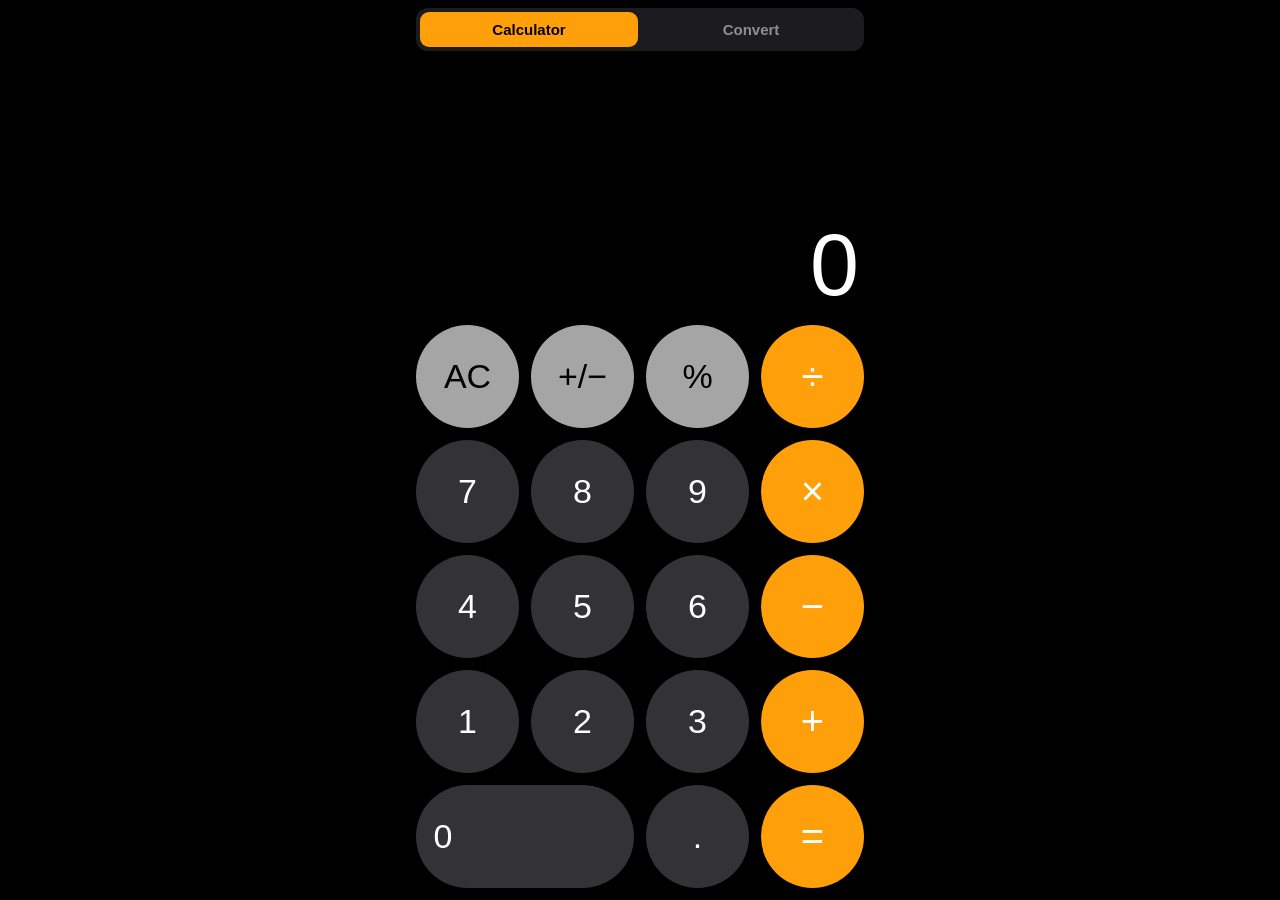
<file: index.html>
<!DOCTYPE html>
<html lang="en">
<head>
  <meta charset="UTF-8" />
  <meta name="viewport" content="width=device-width, initial-scale=1.0, viewport-fit=cover, maximum-scale=1.0, user-scalable=no" />
  <title>Currency Calculator</title>
  <meta name="description" content="A calculator with a built-in live currency converter. Works offline." />

  <!-- PWA -->
  <link rel="manifest" href="./manifest.webmanifest" />
  <meta name="theme-color" content="#1c1c1e" />
  <link rel="icon" href="./icons/icon.svg" type="image/svg+xml" />
  <link rel="apple-touch-icon" href="./icons/apple-touch-icon.png" />

  <!-- iOS standalone -->
  <meta name="apple-mobile-web-app-capable" content="yes" />
  <meta name="mobile-web-app-capable" content="yes" />
  <meta name="apple-mobile-web-app-status-bar-style" content="black-translucent" />
  <meta name="apple-mobile-web-app-title" content="Calculator" />

  <link rel="stylesheet" href="./styles.css" />
</head>
<body>
  <main class="app" role="application" aria-label="Currency calculator">
    <!-- Mode switch -->
    <div class="modes" role="tablist" aria-label="Mode">
      <button class="mode-btn is-active" id="mode-calc" role="tab" aria-selected="true">Calculator</button>
      <button class="mode-btn" id="mode-convert" role="tab" aria-selected="false">Convert</button>
    </div>

    <!-- Convert bar (currency pickers) -->
    <div class="convert-bar" id="convert-bar" hidden>
      <button class="pill" id="pill-from" aria-label="From currency">
        <span class="pill-flag" id="from-flag">🇺🇸</span>
        <span class="pill-code" id="from-code">USD</span>
      </button>
      <button class="swap" id="swap-btn" aria-label="Swap currencies">⇄</button>
      <button class="pill" id="pill-to" aria-label="To currency">
        <span class="pill-flag" id="to-flag">🇪🇺</span>
        <span class="pill-code" id="to-code">EUR</span>
      </button>
    </div>

    <!-- Display -->
    <div class="display" id="display">
      <div class="secondary" id="secondary">&nbsp;</div>
      <div class="primary" id="primary">0</div>
      <div class="rate-note" id="rate-note" hidden></div>
    </div>

    <!-- Keypad -->
    <div class="keys" id="keys">
      <button class="key key-fn" data-action="clear">AC</button>
      <button class="key key-fn" data-action="negate">+/−</button>
      <button class="key key-fn" data-action="percent">%</button>
      <button class="key key-op" data-action="op" data-op="/">÷</button>

      <button class="key" data-action="digit" data-digit="7">7</button>
      <button class="key" data-action="digit" data-digit="8">8</button>
      <button class="key" data-action="digit" data-digit="9">9</button>
      <button class="key key-op" data-action="op" data-op="*">×</button>

      <button class="key" data-action="digit" data-digit="4">4</button>
      <button class="key" data-action="digit" data-digit="5">5</button>
      <button class="key" data-action="digit" data-digit="6">6</button>
      <button class="key key-op" data-action="op" data-op="-">−</button>

      <button class="key" data-action="digit" data-digit="1">1</button>
      <button class="key" data-action="digit" data-digit="2">2</button>
      <button class="key" data-action="digit" data-digit="3">3</button>
      <button class="key key-op" data-action="op" data-op="+">+</button>

      <button class="key key-zero" data-action="digit" data-digit="0">0</button>
      <button class="key" data-action="decimal">.</button>
      <button class="key key-op key-equals" data-action="equals">=</button>
    </div>
  </main>

  <!-- Currency picker overlay -->
  <div class="sheet" id="sheet" hidden>
    <div class="sheet-panel" role="dialog" aria-label="Choose currency" aria-modal="true">
      <div class="sheet-head">
        <span class="sheet-title" id="sheet-title">Select currency</span>
        <button class="sheet-close" id="sheet-close" aria-label="Close">✕</button>
      </div>
      <input class="sheet-search" id="sheet-search" type="text" inputmode="search"
             placeholder="Search name or code" autocomplete="off" />
      <ul class="sheet-list" id="sheet-list"></ul>
    </div>
  </div>

  <script src="./currencies.js"></script>
  <script src="./app.js"></script>
</body>
</html>
</file>
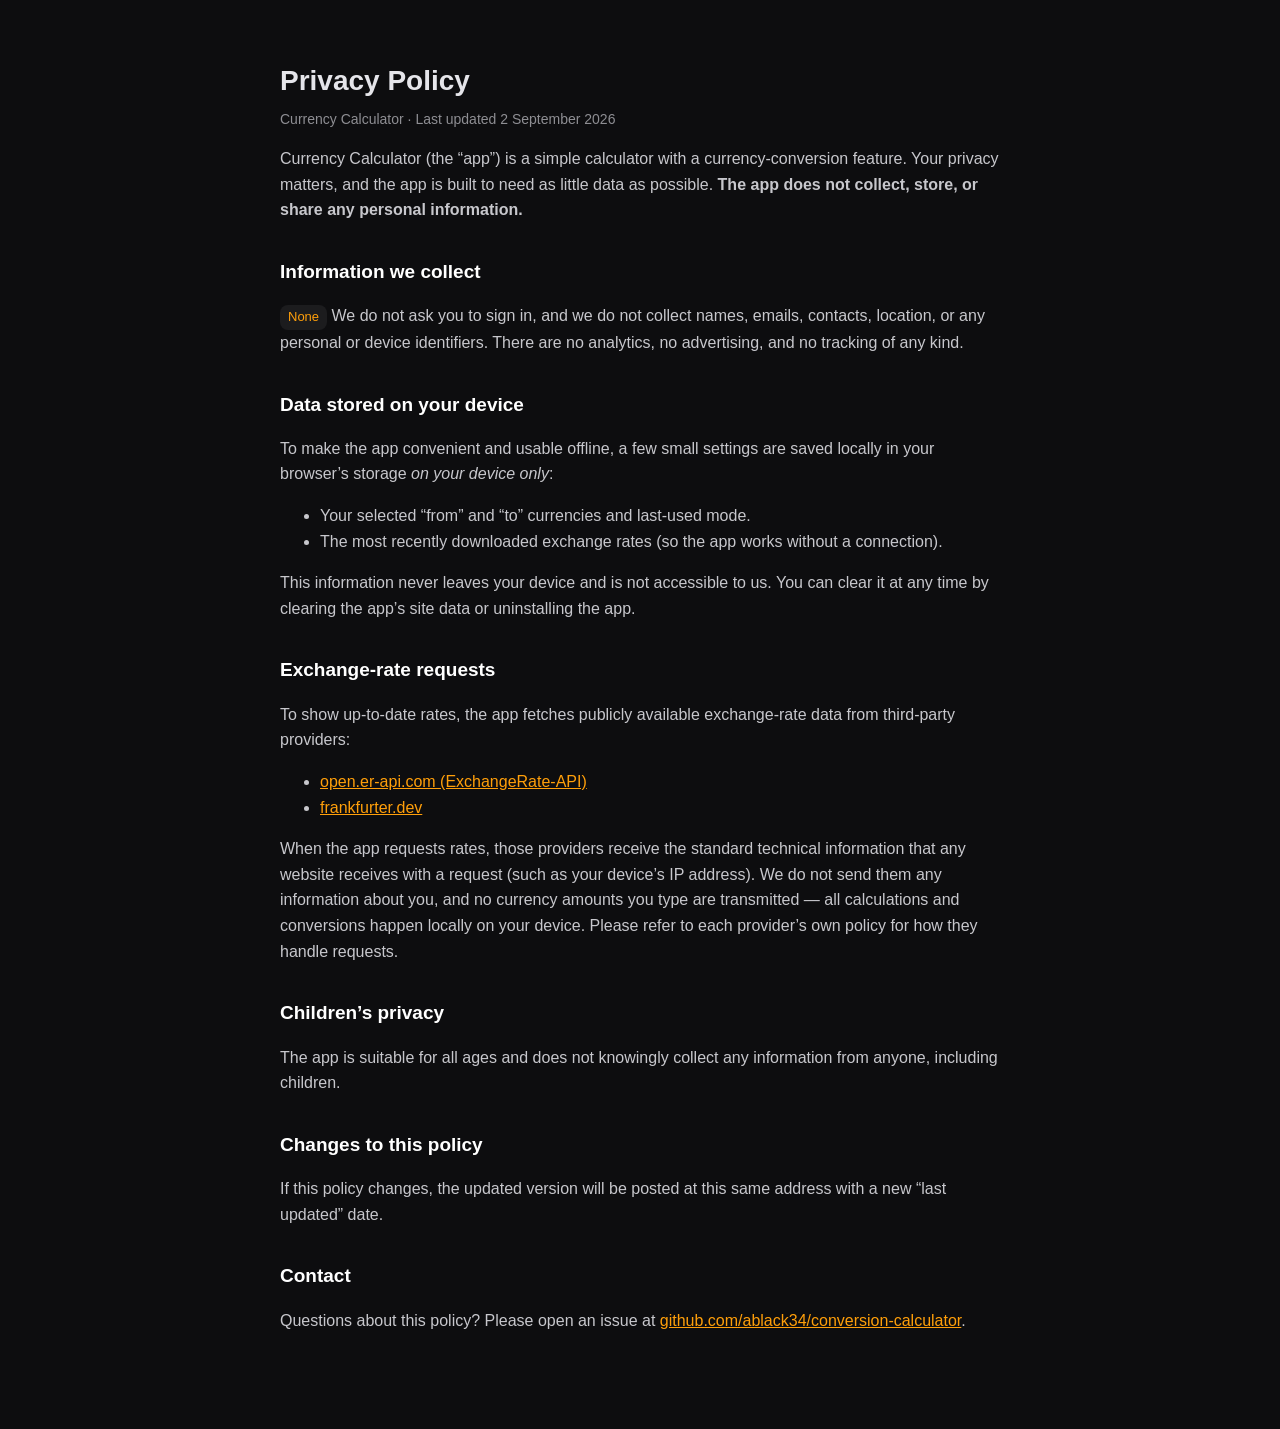
<file: privacy.html>
<!DOCTYPE html>
<html lang="en">
<head>
  <meta charset="UTF-8" />
  <meta name="viewport" content="width=device-width, initial-scale=1.0" />
  <title>Privacy Policy — Currency Calculator</title>
  <style>
    :root { color-scheme: dark; }
    body {
      margin: 0;
      background: #0d0d0f;
      color: #e5e5ea;
      font-family: -apple-system, BlinkMacSystemFont, "Segoe UI", Roboto, Helvetica, Arial, sans-serif;
      line-height: 1.6;
    }
    main { max-width: 720px; margin: 0 auto; padding: 40px 22px 80px; }
    h1 { font-size: 28px; margin-bottom: 4px; }
    h2 { font-size: 19px; margin-top: 34px; color: #fff; }
    p, li { color: #c7c7cc; }
    a { color: #ff9f0a; }
    .updated { color: #8e8e93; font-size: 14px; margin-top: 0; }
    .pill { display: inline-block; background: #1c1c1e; border-radius: 8px; padding: 2px 8px; font-size: 13px; color: #ff9f0a; }
    code { background: #1c1c1e; padding: 1px 6px; border-radius: 6px; }
  </style>
</head>
<body>
  <main>
    <h1>Privacy Policy</h1>
    <p class="updated">Currency Calculator · Last updated 2 September 2026</p>

    <p>
      Currency Calculator (the “app”) is a simple calculator with a currency‑conversion
      feature. Your privacy matters, and the app is built to need as little data as possible.
      <strong>The app does not collect, store, or share any personal information.</strong>
    </p>

    <h2>Information we collect</h2>
    <p>
      <span class="pill">None</span> We do not ask you to sign in, and we do not collect
      names, emails, contacts, location, or any personal or device identifiers. There are no
      analytics, no advertising, and no tracking of any kind.
    </p>

    <h2>Data stored on your device</h2>
    <p>
      To make the app convenient and usable offline, a few small settings are saved locally in
      your browser’s storage <em>on your device only</em>:
    </p>
    <ul>
      <li>Your selected “from” and “to” currencies and last‑used mode.</li>
      <li>The most recently downloaded exchange rates (so the app works without a connection).</li>
    </ul>
    <p>
      This information never leaves your device and is not accessible to us. You can clear it at
      any time by clearing the app’s site data or uninstalling the app.
    </p>

    <h2>Exchange‑rate requests</h2>
    <p>
      To show up‑to‑date rates, the app fetches publicly available exchange‑rate data from
      third‑party providers:
    </p>
    <ul>
      <li><a href="https://www.exchangerate-api.com/" rel="noopener">open.er-api.com (ExchangeRate‑API)</a></li>
      <li><a href="https://frankfurter.dev/" rel="noopener">frankfurter.dev</a></li>
    </ul>
    <p>
      When the app requests rates, those providers receive the standard technical information
      that any website receives with a request (such as your device’s IP address). We do not
      send them any information about you, and no currency amounts you type are transmitted —
      all calculations and conversions happen locally on your device. Please refer to each
      provider’s own policy for how they handle requests.
    </p>

    <h2>Children’s privacy</h2>
    <p>
      The app is suitable for all ages and does not knowingly collect any information from
      anyone, including children.
    </p>

    <h2>Changes to this policy</h2>
    <p>
      If this policy changes, the updated version will be posted at this same address with a new
      “last updated” date.
    </p>

    <h2>Contact</h2>
    <p>
      Questions about this policy? Please open an issue at
      <a href="https://github.com/ablack34/conversion-calculator/issues" rel="noopener">github.com/ablack34/conversion-calculator</a>.
    </p>
  </main>
</body>
</html>
</file>
<file: styles.css>
:root {
  --bg: #000;
  --panel: #1c1c1e;
  --display-fg: #ffffff;
  --secondary-fg: #8e8e93;
  --key-digit: #333336;
  --key-digit-active: #737376;
  --key-fn: #a5a5a5;
  --key-fn-active: #d9d9d9;
  --key-op: #ff9f0a;
  --key-op-active: #ffc777;
  --accent: #ff9f0a;
  --pill-bg: #2c2c2e;
  --pill-active: #3a3a3c;
  --gap: 12px;
  --radius: 999px;
}

* { box-sizing: border-box; -webkit-tap-highlight-color: transparent; }

html, body {
  margin: 0;
  height: 100%;
  background: var(--bg);
  color: var(--display-fg);
  font-family: -apple-system, BlinkMacSystemFont, "Segoe UI", Roboto, Helvetica, Arial, sans-serif;
  overscroll-behavior: none;
}

body {
  display: flex;
  justify-content: center;
  user-select: none;
  -webkit-user-select: none;
}

.app {
  width: 100%;
  max-width: 480px;
  min-height: 100%;
  height: 100dvh;
  display: flex;
  flex-direction: column;
  padding: calc(env(safe-area-inset-top) + 8px) 16px calc(env(safe-area-inset-bottom) + 12px);
  gap: 10px;
}

/* ---- Mode switch ---- */
.modes {
  display: flex;
  background: var(--panel);
  border-radius: 12px;
  padding: 4px;
  gap: 4px;
  flex: 0 0 auto;
}
.mode-btn {
  flex: 1;
  border: 0;
  background: transparent;
  color: var(--secondary-fg);
  font-size: 15px;
  font-weight: 600;
  padding: 9px 0;
  border-radius: 9px;
  cursor: pointer;
  transition: background .15s, color .15s;
}
.mode-btn.is-active {
  background: var(--key-op);
  color: #000;
}

/* ---- Convert bar ---- */
.convert-bar {
  display: flex;
  align-items: center;
  gap: 8px;
  flex: 0 0 auto;
}
.convert-bar[hidden] { display: none; }
.pill {
  flex: 1;
  display: flex;
  align-items: center;
  justify-content: center;
  gap: 8px;
  background: var(--pill-bg);
  border: 0;
  color: var(--display-fg);
  padding: 12px 10px;
  border-radius: 14px;
  font-size: 17px;
  font-weight: 600;
  cursor: pointer;
}
.pill:active { background: var(--pill-active); }
.pill-flag { font-size: 20px; line-height: 1; }
.swap {
  flex: 0 0 auto;
  width: 44px;
  height: 44px;
  border-radius: 50%;
  border: 0;
  background: var(--pill-bg);
  color: var(--key-op);
  font-size: 20px;
  cursor: pointer;
}
.swap:active { background: var(--pill-active); }

/* ---- Display ---- */
.display {
  flex: 1 1 auto;
  display: flex;
  flex-direction: column;
  justify-content: flex-end;
  align-items: flex-end;
  text-align: right;
  padding: 6px 6px 4px;
  min-height: 96px;
  overflow: hidden;
}
.secondary {
  color: var(--secondary-fg);
  font-size: clamp(18px, 6vw, 26px);
  font-weight: 400;
  min-height: 30px;
  max-width: 100%;
  overflow: hidden;
  text-overflow: ellipsis;
  white-space: nowrap;
}
.secondary.converted {
  color: var(--accent);
  font-weight: 500;
}
.primary {
  color: var(--display-fg);
  font-size: clamp(56px, 20vw, 88px);
  font-weight: 300;
  line-height: 1.05;
  max-width: 100%;
  overflow: hidden;
  text-overflow: clip;
  white-space: nowrap;
  letter-spacing: -1px;
}
.rate-note {
  color: var(--secondary-fg);
  font-size: 12px;
  margin-top: 6px;
  font-weight: 400;
}
.rate-note.offline { color: #ff9f0a; }
.rate-note.error { color: #ff453a; }

/* ---- Keypad ---- */
.keys {
  flex: 0 0 auto;
  display: grid;
  grid-template-columns: repeat(4, 1fr);
  gap: var(--gap);
}
.key {
  border: 0;
  border-radius: var(--radius);
  aspect-ratio: 1 / 1;
  background: var(--key-digit);
  color: var(--display-fg);
  font-size: clamp(24px, 8vw, 34px);
  font-weight: 400;
  cursor: pointer;
  display: flex;
  align-items: center;
  justify-content: center;
  transition: background .1s, filter .1s;
}
.key:active { background: var(--key-digit-active); }
.key-fn {
  background: var(--key-fn);
  color: #000;
  font-weight: 500;
}
.key-fn:active { background: var(--key-fn-active); }
.key-op {
  background: var(--key-op);
  color: #fff;
  font-size: clamp(28px, 9vw, 40px);
}
.key-op:active { background: var(--key-op-active); }
.key-op.selected {
  background: #fff;
  color: var(--key-op);
}
.key-zero {
  grid-column: span 2;
  aspect-ratio: auto;
  justify-content: flex-start;
  padding-left: 8%;
}

/* ---- Currency sheet ---- */
.sheet {
  position: fixed;
  inset: 0;
  background: rgba(0, 0, 0, 0.5);
  display: flex;
  align-items: flex-end;
  justify-content: center;
  z-index: 20;
}
.sheet[hidden] { display: none; }
.sheet-panel {
  width: 100%;
  max-width: 480px;
  max-height: 82dvh;
  background: var(--panel);
  border-radius: 20px 20px 0 0;
  padding: 12px 16px calc(env(safe-area-inset-bottom) + 16px);
  display: flex;
  flex-direction: column;
  animation: slideup .22s ease;
}
@keyframes slideup { from { transform: translateY(100%); } to { transform: translateY(0); } }
.sheet-head {
  display: flex;
  align-items: center;
  justify-content: space-between;
  padding: 4px 0 10px;
}
.sheet-title { font-size: 17px; font-weight: 600; }
.sheet-close {
  border: 0;
  background: var(--pill-bg);
  color: var(--display-fg);
  width: 30px;
  height: 30px;
  border-radius: 50%;
  font-size: 14px;
  cursor: pointer;
}
.sheet-search {
  background: #2c2c2e;
  border: 0;
  border-radius: 10px;
  padding: 11px 14px;
  color: #fff;
  font-size: 16px;
  margin-bottom: 8px;
  outline: none;
}
.sheet-search::placeholder { color: #8e8e93; }
.sheet-list {
  list-style: none;
  margin: 0;
  padding: 0;
  overflow-y: auto;
  -webkit-overflow-scrolling: touch;
}
.sheet-item {
  display: flex;
  align-items: center;
  gap: 12px;
  padding: 12px 6px;
  border-bottom: 1px solid #2c2c2e;
  cursor: pointer;
}
.sheet-item:active { background: #2c2c2e; }
.sheet-item.is-selected { color: var(--accent); }
.sheet-item-flag { font-size: 24px; width: 30px; text-align: center; }
.sheet-item-code { font-weight: 600; width: 46px; }
.sheet-item-name { color: var(--secondary-fg); font-size: 14px; overflow: hidden; text-overflow: ellipsis; white-space: nowrap; }
.sheet-item.is-selected .sheet-item-name { color: var(--accent); opacity: .8; }

@media (max-height: 640px) {
  .primary { font-size: clamp(44px, 15vw, 64px); }
  .key { font-size: 26px; }
  :root { --gap: 9px; }
}
</file>
